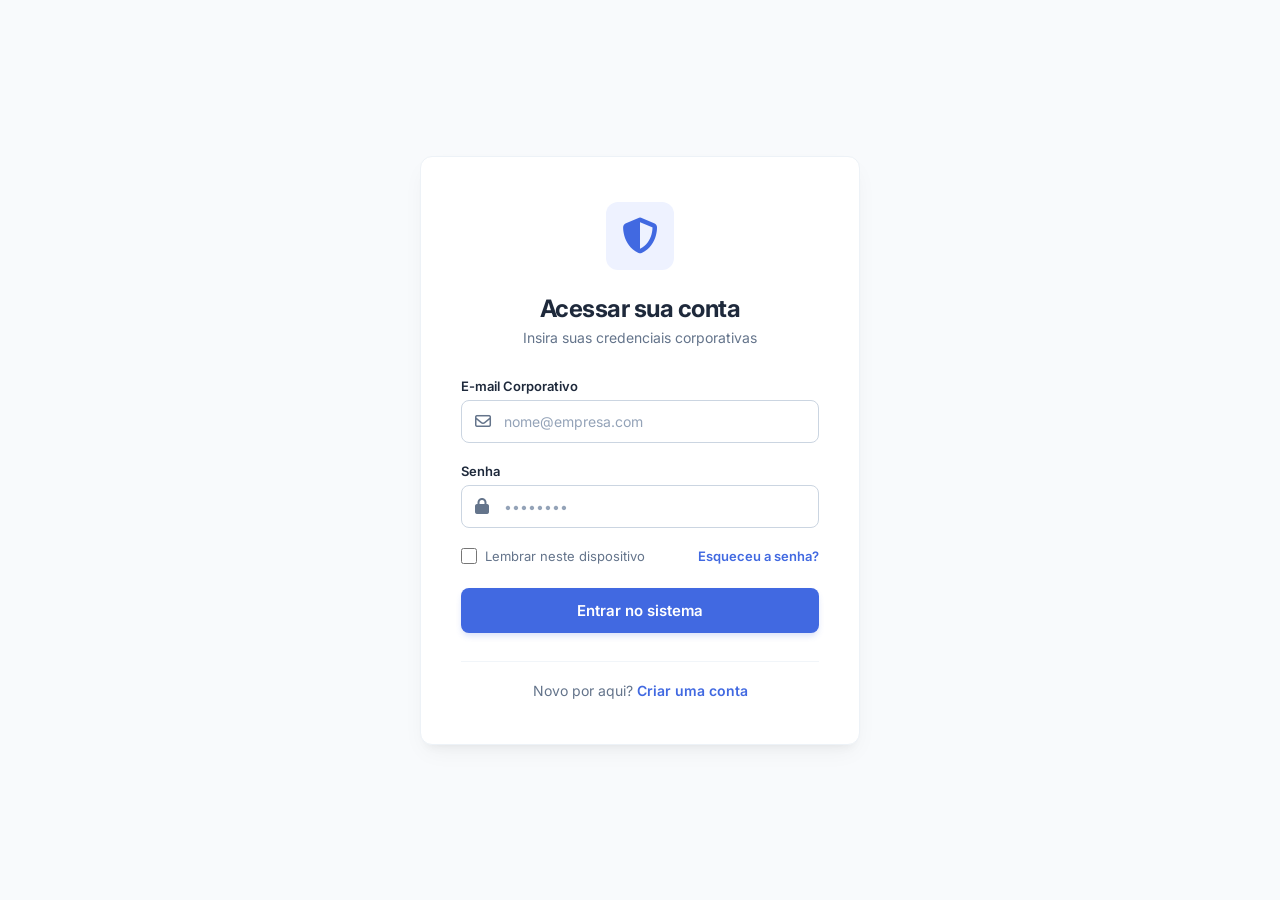
<file: cadastro.html>
<!DOCTYPE html>
<html lang="pt-BR">
<head>
    <meta charset="UTF-8">
    <meta name="viewport" content="width=device-width, initial-scale=1.0">
    <title>Acesso ao Sistema</title>
    <link rel="preconnect" href="https://fonts.googleapis.com">
    <link rel="preconnect" href="https://fonts.gstatic.com" crossorigin>
    <link href="https://fonts.googleapis.com/css2?family=Inter:wght@300;400;500;600;700&display=swap" rel="stylesheet">
    <link rel="stylesheet" href="https://cdnjs.cloudflare.com/ajax/libs/font-awesome/6.4.0/css/all.min.css">
    <link rel="icon" type="image/png" href="img/icone_acessibilidade_16x16.png">
    
    <style>
        :root {
            --primary-color: #4169E1;       /* Azul Royal */
            --primary-hover: #2e4fa3;       /* Azul Royal Escuro */
            --primary-light: #eef2ff;       /* Azul Royal Ultra Claro */
            --text-main: #1e293b;           /* Cinza Escuro quase preto */
            --text-muted: #64748b;          /* Cinza Médio */
            --bg-body: #f8fafc;             /* Fundo do site levemente cinza */
            --border-color: #cbd5e1;        /* Borda padrão */
        }

        * {
            margin: 0;
            padding: 0;
            box-sizing: border-box;
            font-family: 'Inter', sans-serif;
        }

        body {
            background-color: var(--bg-body);
            display: flex;
            justify-content: center;
            align-items: center;
            min-height: 100vh;
            padding: 20px;
        }

        .auth-container {
            background-color: #ffffff;
            padding: 45px 40px;
            border-radius: 12px;
            box-shadow: 0 10px 25px -5px rgba(0, 0, 0, 0.05), 0 8px 10px -6px rgba(0, 0, 0, 0.05);
            width: 100%;
            max-width: 440px;
            border: 1px solid #edf2f7;
        }

        /* Logotipo ou Ícone da Empresa */
        .brand-logo {
            text-align: center;
            margin-bottom: 24px;
        }

        .brand-logo i {
            font-size: 36px;
            color: var(--primary-color);
            background-color: var(--primary-light);
            padding: 16px;
            border-radius: 12px;
        }

        .auth-header {
            text-align: center;
            margin-bottom: 32px;
        }

        .auth-header h2 {
            color: var(--text-main);
            font-size: 24px;
            font-weight: 700;
            letter-spacing: -0.5px;
        }

        .auth-header p {
            color: var(--text-muted);
            font-size: 14px;
            margin-top: 6px;
        }

        .form-group {
            margin-bottom: 20px;
        }

        .form-group label {
            display: block;
            margin-bottom: 6px;
            color: var(--text-main);
            font-size: 13px;
            font-weight: 600;
        }

        /* Container do Input com Ícone */
        .input-wrapper {
            position: relative;
            display: flex;
            align-items: center;
        }

        .input-wrapper i {
            position: absolute;
            left: 14px;
            color: var(--text-muted);
            font-size: 16px;
            transition: color 0.2s ease;
        }

        .input-wrapper input {
            width: 100%;
            padding: 12px 14px 12px 42px;
            border: 1px solid var(--border-color);
            border-radius: 8px;
            font-size: 14px;
            color: var(--text-main);
            background-color: #fff;
            transition: all 0.2s ease;
        }

        .input-wrapper input::placeholder {
            color: #94a3b8;
        }

        /* Efeito de foco profissional */
        .input-wrapper input:focus {
            border-color: var(--primary-color);
            box-shadow: 0 0 0 4px rgba(65, 105, 225, 0.15);
            outline: none;
        }

        .input-wrapper input:focus + i {
            color: var(--primary-color);
        }

        /* Opções extras (Lembrar/Esqueceu) */
        .auth-actions {
            display: flex;
            justify-content: space-between;
            align-items: center;
            margin-bottom: 24px;
            font-size: 13px;
        }

        .checkbox-label {
            color: var(--text-muted);
            display: flex;
            align-items: center;
            gap: 8px;
            cursor: pointer;
            user-select: none;
        }

        .checkbox-label input {
            accent-color: var(--primary-color);
            width: 16px;
            height: 16px;
            cursor: pointer;
        }

        .auth-actions a, .toggle-link {
            color: var(--primary-color);
            text-decoration: none;
            font-weight: 600;
            transition: color 0.2s ease;
        }

        .auth-actions a:hover, .toggle-link:hover {
            color: var(--primary-hover);
            text-decoration: underline;
        }

        /* Botão Principal Em bloco */
        .btn-submit {
            width: 100%;
            padding: 13px;
            background-color: var(--primary-color);
            color: white;
            border: none;
            border-radius: 8px;
            font-size: 15px;
            font-weight: 600;
            cursor: pointer;
            transition: all 0.2s ease;
            box-shadow: 0 4px 6px -1px rgba(65, 105, 225, 0.2);
        }

        .btn-submit:hover {
            background-color: var(--primary-hover);
            box-shadow: 0 10px 15px -3px rgba(65, 105, 225, 0.3);
        }

        .btn-submit:active {
            transform: scale(0.99);
        }

        /* Rodapé de alternância */
        .auth-footer {
            text-align: center;
            margin-top: 28px;
            font-size: 14px;
            color: var(--text-muted);
            border-top: 1px solid #f1f5f9;
            padding-top: 20px;
        }

        /* Classe utilitária para esconder telas via JS se necessário */
        .hidden {
            display: none;
        }
    </style>
</head>
<body>

    <div class="auth-container" id="login-card">
        <div class="brand-logo">
            <i class="fa-solid fa-shield-halved"></i>
        </div>
        
        <div class="auth-header">
            <h2>Acessar sua conta</h2>
            <p>Insira suas credenciais corporativas</p>
        </div>

        <form onsubmit="autenticarEEntrar(event)">
            <div class="form-group">
                <label for="login-email">E-mail Corporativo</label>
                <div class="input-wrapper">
                    <i class="fa-regular fa-envelope"></i>
                    <input type="email" id="login-email" placeholder="nome@empresa.com" required>
                </div>
            </div>

            <div class="form-group">
                <label for="login-password">Senha</label>
                <div class="input-wrapper">
                    <i class="fa-solid fa-lock"></i>
                    <input type="password" id="login-password" placeholder="••••••••" required>
                </div>
            </div>

            <div class="auth-actions">
                <label class="checkbox-label">
                    <input type="checkbox"> Lembrar neste dispositivo
                </label>
                <a href="#">Esqueceu a senha?</a>
            </div>

            <button type="submit" class="btn-submit">Entrar no sistema</button>

            <div class="auth-footer">
                <p>Novo por aqui? <a href="#" class="toggle-link" onclick="toggleCard()">Criar uma conta</a></p>
            </div>
        </form>
    </div>

    <div class="auth-container hidden" id="register-card">
        <div class="brand-logo">
            <i class="fa-solid fa-user-plus"></i>
        </div>
        
        <div class="auth-header">
            <h2>Comece agora</h2>
            <p>Crie sua conta de acesso em poucos passos</p>
        </div>

        <form onsubmit="autenticarEEntrar(event)">
            <div class="form-group">
                <label for="reg-name">Nome Completo</label>
                <div class="input-wrapper">
                    <i class="fa-regular fa-user"></i>
                    <input type="text" id="reg-name" placeholder="Ex: João Silva" required>
                </div>
            </div>

            <div class="form-group">
                <label for="reg-email">E-mail</label>
                <div class="input-wrapper">
                    <i class="fa-regular fa-envelope"></i>
                    <input type="email" id="reg-email" placeholder="seu@email.com" required>
                </div>
            </div>

            <div class="form-group">
                <label for="reg-password">Senha de Acesso</label>
                <div class="input-wrapper">
                    <i class="fa-solid fa-lock"></i>
                    <input type="password" id="reg-password" placeholder="Mínimo 8 caracteres" required>
                </div>
            </div>

            <div class="auth-actions">
                <label class="checkbox-label" style="align-items: flex-start;">
                    <input type="checkbox" required>
                    <span>Aceito os <a href="#">Termos de Serviço</a> e <a href="#">Políticas de Privacidade</a>.</span>
                </label>
            </div>

            <button type="submit" class="btn-submit">Finalizar Cadastro</button>

            <div class="auth-footer">
                <p>Já possui cadastro? <a href="#" class="toggle-link" onclick="toggleCard()">Fazer Login</a></p>
            </div>
        </form>
    </div>

    <script>
        // Altera entre os cards de Login e Cadastro
        function toggleCard() {
            document.getElementById('login-card').classList.toggle('hidden');
            document.getElementById('register-card').classList.toggle('hidden');
        }

        // Função responsável por conectar com o seu site index.html
        function autenticarEEntrar(event) {
            event.preventDefault(); // Evita que a página pisque sem executar a ação
            
            // Redireciona o usuário para o arquivo index.html
            // Certifique-se de que este arquivo de login está na mesma pasta do seu index.html
            window.location.href = "index.html";
        }
    </script>
</body>
</html>
</file>
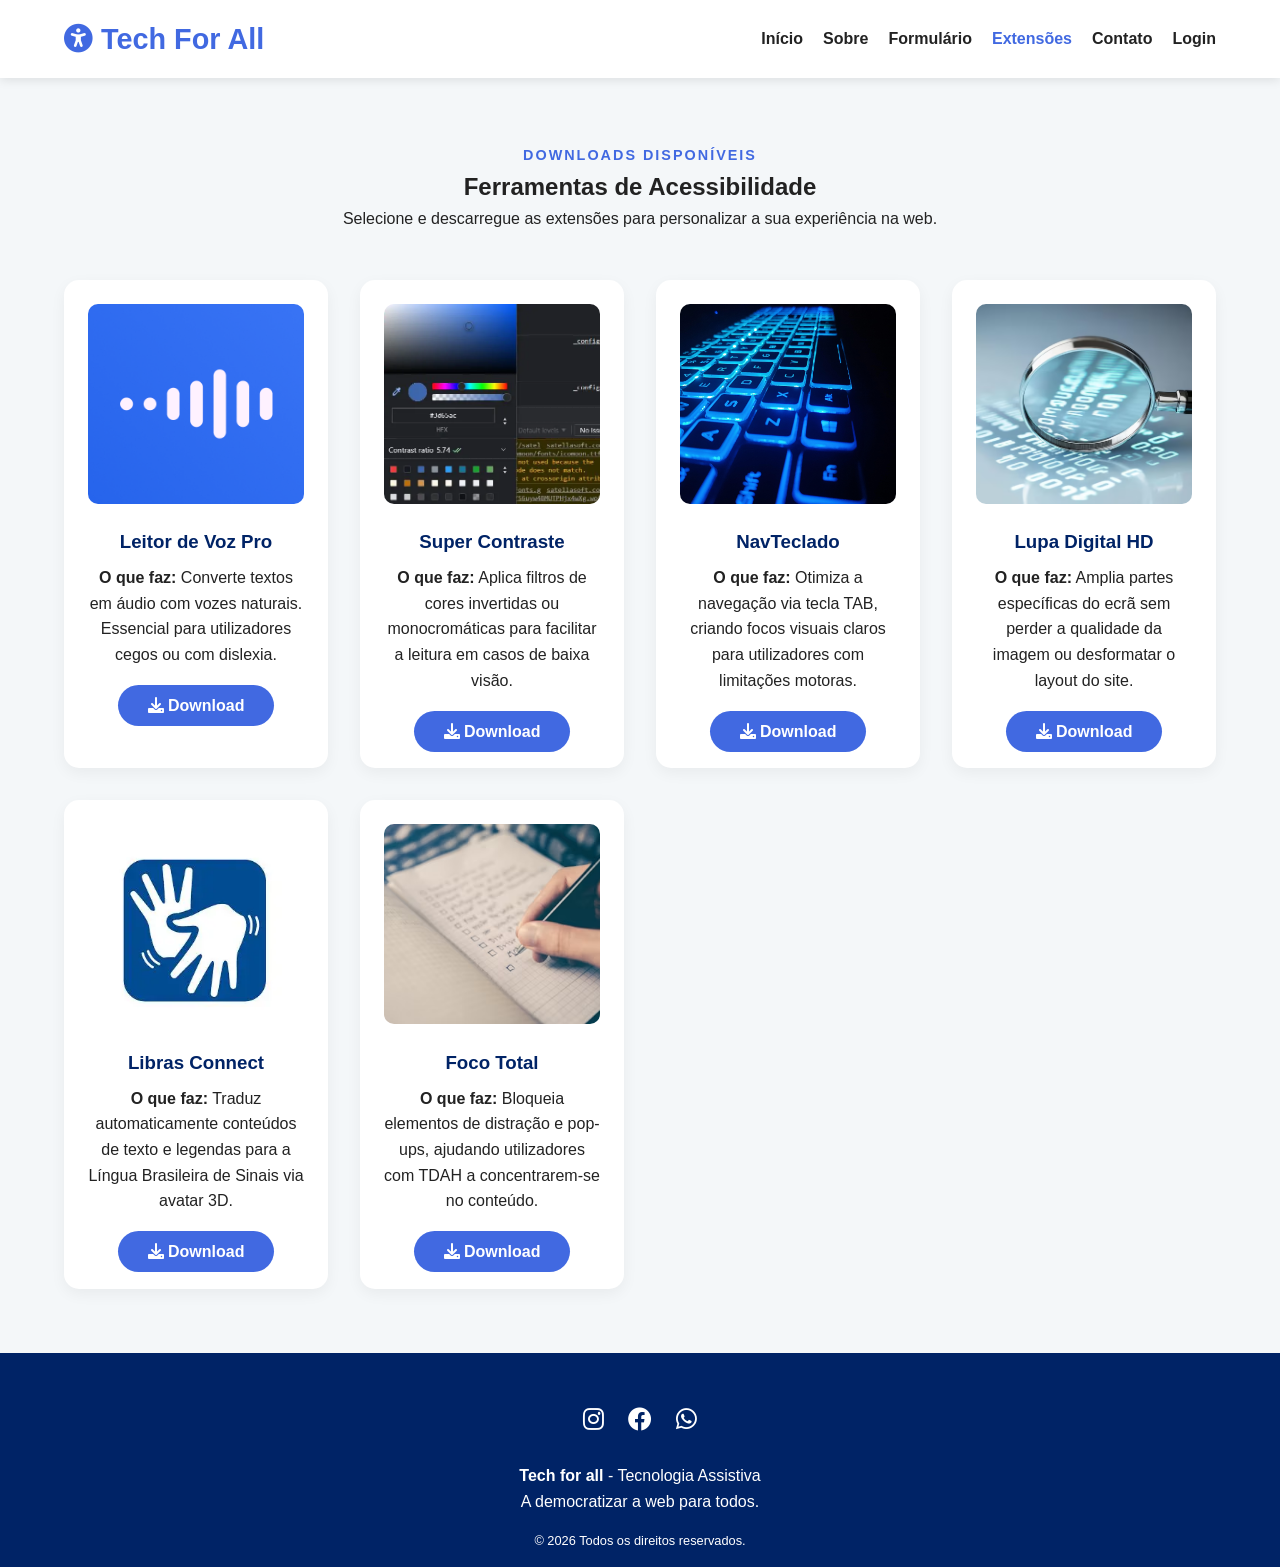
<file: extensoes.html>
<!DOCTYPE html>
<html lang="pt-br">
<head>
    <meta charset="UTF-8">
    <meta name="viewport" content="width=device-width, initial-scale=1.0">
    <title>Extensões de Acessibilidade | Acesso Livre</title>
    <link rel="stylesheet" href="sabores.css">
    <link rel="stylesheet" href="https://cdnjs.cloudflare.com/ajax/libs/font-awesome/6.0.0/css/all.min.css">
    <link rel="icon" type="image/png" href="img/icone_acessibilidade_16x16.png">
</head>
<body>
 
    <header>
        <div class="logo">
            <h1><i class="fas fa-universal-access"></i> Tech For All </h1>
        </div>
        <nav>
            <ul>
                <li><a href="index.html">Início</a></li>
                <li><a href="index.html#sobre">Sobre</a></li>
                <li><a href="pesquisa.html">Formulário</a></li>
                <li><a href="extensoes.html" style="color: var(--azul-royal);">Extensões</a></li>
                <li><a href="#contato">Contato</a></li>
                <li><a href="cadastro.html">Login</a></li>
            </ul>
        </nav>
    </header>
 
    <section class="secao" id="extensoes">
        <div class="titulo-secao">
            <span class="subtitulo">Downloads Disponíveis</span>
            <h2>Ferramentas de Acessibilidade</h2>
            <p>Selecione e descarregue as extensões para personalizar a sua experiência na web.</p>
        </div>
 
        <div class="grid-produtos">
            <div class="card">
                <img src="img/leitor.png" alt="Ondas sonoras ilustrativas">
                <h3>Leitor de Voz Pro</h3>
                <p><strong>O que faz:</strong> Converte textos em áudio com vozes naturais. Essencial para utilizadores cegos ou com dislexia.</p>
                <br>
                <a href="#" class="btn"><i class="fas fa-download"></i> Download</a>
            </div>
 
            <div class="card">
                <img src="img/contraste.webp" alt="Interface em alto contraste">
                <h3>Super Contraste</h3>
                <p><strong>O que faz:</strong> Aplica filtros de cores invertidas ou monocromáticas para facilitar a leitura em casos de baixa visão.</p>
                <br>
                <a href="#" class="btn"><i class="fas fa-download"></i> Download</a>
            </div>
 
            <div class="card">
                <img src="img/azul.jpg" alt="Teclado de computador">
                <h3>NavTeclado</h3>
                <p><strong>O que faz:</strong> Otimiza a navegação via tecla TAB, criando focos visuais claros para utilizadores com limitações motoras.</p>
                <br>
                <a href="#" class="btn"><i class="fas fa-download"></i> Download</a>
            </div>
 
            <div class="card">
                <img src="img/lupa.avif" alt="Lente de aumento">
                <h3>Lupa Digital HD</h3>
                <p><strong>O que faz:</strong> Amplia partes específicas do ecrã sem perder a qualidade da imagem ou desformatar o layout do site.</p>
                <br>
                <a href="#" class="btn"><i class="fas fa-download"></i> Download</a>
            </div>
 
            <div class="card">
                <img src="img/libra.webp" alt="Mãos em linguagem de sinais">
                <h3>Libras Connect</h3>
                <p><strong>O que faz:</strong> Traduz automaticamente conteúdos de texto e legendas para a Língua Brasileira de Sinais via avatar 3D.</p>
                <br>
                <a href="#" class="btn"><i class="fas fa-download"></i> Download</a>
            </div>
 
            <div class="card">
                <img src="img/escrita.avif" alt="Ambiente de trabalho limpo">
                <h3>Foco Total</h3>
                <p><strong>O que faz:</strong> Bloqueia elementos de distração e pop-ups, ajudando utilizadores com TDAH a concentrarem-se no conteúdo.</p>
                <br>
                <a href="#" class="btn"><i class="fas fa-download"></i> Download</a>
            </div>
        </div>
    </section>
 
    <footer id="contato">
        <div class="social-icons">
            <a href="#" aria-label="Instagram"><i class="fab fa-instagram"></i></a>
            <a href="#" aria-label="Facebook"><i class="fab fa-facebook"></i></a>
            <a href="#" aria-label="WhatsApp"><i class="fab fa-whatsapp"></i></a>
        </div>
        <p><strong>Tech for all</strong> - Tecnologia Assistiva</p>
        <p>A democratizar a web para todos.</p>
        <p style="margin-top: 1rem; font-size: 0.8rem;">&copy; 2026 Todos os direitos reservados.</p>
    </footer>
 
</body>
</html>
</file>
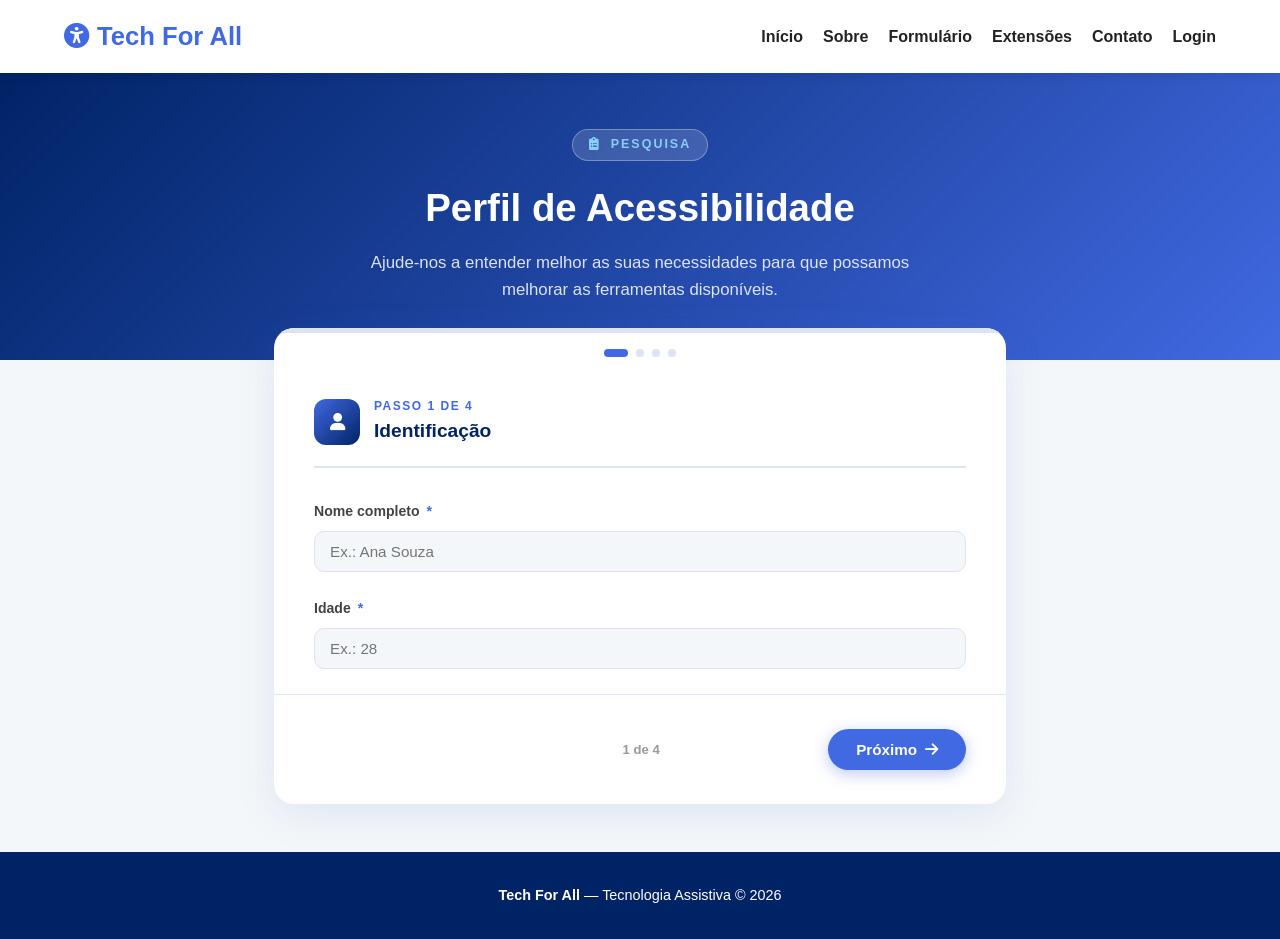
<file: pesquisa.html>
<!DOCTYPE html>
<html lang="pt-BR">
<head>
    <meta charset="UTF-8">
    <meta name="viewport" content="width=device-width, initial-scale=1.0">
    <title>Pesquisa de Acessibilidade | Tech For All</title>
    <link rel="stylesheet" href="https://cdnjs.cloudflare.com/ajax/libs/font-awesome/6.0.0/css/all.min.css">
    <link rel="icon" type="image/png" href="img/icone_acessibilidade_16x16.png">
    <style>
        * {
            margin: 0;
            padding: 0;
            box-sizing: border-box;
            font-family: 'Segoe UI', Tahoma, Geneva, Verdana, sans-serif;
        }
 
        :root {
            --azul-royal: #4169e1;
            --azul-escuro: #002366;
            --azul-claro: #87cefa;
            --azul-medio: #3152b4;
            --fundo-cinza: #f4f7f9;
            --texto-escuro: #222;
            --branco: #ffffff;
            --borda: #dde3f0;
            --sucesso: #28a745;
        }
 
        body {
            background-color: var(--fundo-cinza);
            color: var(--texto-escuro);
            line-height: 1.6;
            min-height: 100vh;
        }
 
        /* ── Header ── */
        header {
            background-color: var(--branco);
            padding: 1rem 5%;
            display: flex;
            justify-content: space-between;
            align-items: center;
            box-shadow: 0 2px 10px rgba(0,0,0,0.1);
            position: sticky;
            top: 0;
            z-index: 1000;
        }
 
        .logo h1 {
            color: var(--azul-royal);
            font-size: 1.6rem;
        }
 
        nav ul {
            display: flex;
            list-style: none;
            gap: 20px;
        }
 
        nav ul li a {
            text-decoration: none;
            color: var(--texto-escuro);
            font-weight: 600;
            transition: color 0.3s;
        }
 
        nav ul li a:hover { color: var(--azul-royal); }
 
        /* ── Hero Banner ── */
        .page-hero {
            background: linear-gradient(135deg, var(--azul-escuro) 0%, var(--azul-royal) 100%);
            padding: 3.5rem 5%;
            text-align: center;
            color: white;
        }
 
        .page-hero .badge {
            display: inline-block;
            background: rgba(255,255,255,0.15);
            border: 1px solid rgba(255,255,255,0.3);
            color: var(--azul-claro);
            font-size: 0.78rem;
            font-weight: 700;
            letter-spacing: 2px;
            text-transform: uppercase;
            padding: 5px 16px;
            border-radius: 20px;
            margin-bottom: 1rem;
        }
 
        .page-hero h2 {
            font-size: 2.4rem;
            font-weight: 700;
            margin-bottom: 0.75rem;
        }
 
        .page-hero p {
            font-size: 1.05rem;
            opacity: 0.85;
            max-width: 560px;
            margin: 0 auto;
        }
 
        /* ── Form Wrapper ── */
        .form-wrapper {
            max-width: 780px;
            margin: -2rem auto 3rem;
            padding: 0 1.5rem;
        }
 
        .form-card {
            background: var(--branco);
            border-radius: 20px;
            box-shadow: 0 10px 40px rgba(65, 105, 225, 0.12);
            overflow: hidden;
        }
 
        /* ── Progress Bar ── */
        .progress-bar-wrap {
            background: var(--borda);
            height: 5px;
        }
 
        .progress-bar {
            height: 100%;
            width: 0%;
            background: linear-gradient(90deg, var(--azul-royal), var(--azul-claro));
            transition: width 0.5s ease;
        }
 
        /* ── Section Steps ── */
        .form-step {
            padding: 2.5rem 2.5rem 0;
            display: none;
        }
 
        .form-step.active { display: block; }
 
        .step-header {
            display: flex;
            align-items: center;
            gap: 14px;
            margin-bottom: 2rem;
            padding-bottom: 1.2rem;
            border-bottom: 2px solid var(--borda);
        }
 
        .step-icon {
            width: 46px;
            height: 46px;
            background: linear-gradient(135deg, var(--azul-royal), var(--azul-escuro));
            border-radius: 12px;
            display: flex;
            align-items: center;
            justify-content: center;
            color: white;
            font-size: 1.1rem;
            flex-shrink: 0;
        }
 
        .step-header-text span {
            display: block;
            font-size: 0.75rem;
            color: var(--azul-royal);
            font-weight: 700;
            letter-spacing: 1.5px;
            text-transform: uppercase;
        }
 
        .step-header-text h3 {
            font-size: 1.2rem;
            color: var(--azul-escuro);
            font-weight: 700;
        }
 
        /* ── Fields ── */
        .field-group {
            margin-bottom: 1.6rem;
        }
 
        label.field-label {
            display: block;
            font-size: 0.88rem;
            font-weight: 600;
            color: #444;
            margin-bottom: 8px;
        }
 
        label.field-label .required {
            color: var(--azul-royal);
            margin-left: 3px;
        }
 
        input[type="text"],
        input[type="number"],
        select,
        textarea {
            width: 100%;
            padding: 11px 15px;
            border: 1.5px solid var(--borda);
            border-radius: 10px;
            font-size: 0.95rem;
            color: var(--texto-escuro);
            background: var(--fundo-cinza);
            transition: border-color 0.3s, box-shadow 0.3s;
            outline: none;
        }
 
        input[type="text"]:focus,
        input[type="number"]:focus,
        select:focus,
        textarea:focus {
            border-color: var(--azul-royal);
            box-shadow: 0 0 0 3px rgba(65, 105, 225, 0.12);
            background: white;
        }
 
        textarea {
            resize: vertical;
            min-height: 110px;
        }
 
        /* ── Checkbox & Radio Grid ── */
        .options-grid {
            display: grid;
            grid-template-columns: 1fr 1fr;
            gap: 10px;
        }
 
        .option-card {
            position: relative;
        }
 
        .option-card input[type="checkbox"],
        .option-card input[type="radio"] {
            position: absolute;
            opacity: 0;
            width: 0;
            height: 0;
        }
 
        .option-card label {
            display: flex;
            align-items: center;
            gap: 10px;
            padding: 11px 14px;
            border: 1.5px solid var(--borda);
            border-radius: 10px;
            cursor: pointer;
            font-size: 0.88rem;
            font-weight: 500;
            color: #444;
            background: var(--fundo-cinza);
            transition: all 0.25s;
            user-select: none;
        }
 
        .option-card label i {
            color: var(--azul-royal);
            font-size: 1rem;
            width: 18px;
            text-align: center;
        }
 
        .option-card input:checked + label {
            border-color: var(--azul-royal);
            background: rgba(65, 105, 225, 0.07);
            color: var(--azul-escuro);
            font-weight: 600;
        }
 
        .option-card input:checked + label::after {
            content: '\f058';
            font-family: 'Font Awesome 6 Free';
            font-weight: 900;
            color: var(--azul-royal);
            margin-left: auto;
            font-size: 1rem;
        }
 
        .option-card label:hover {
            border-color: var(--azul-royal);
            background: rgba(65, 105, 225, 0.04);
        }
 
        /* ── Radio Sim/Não ── */
        .radio-row {
            display: flex;
            gap: 12px;
        }
 
        .radio-row .option-card {
            flex: 1;
        }
 
        .radio-row .option-card label {
            justify-content: center;
            font-size: 0.95rem;
        }
 
        /* ── Navigation Buttons ── */
        .form-nav {
            display: flex;
            justify-content: space-between;
            align-items: center;
            padding: 2rem 2.5rem;
            border-top: 1.5px solid var(--borda);
            margin-top: 1rem;
        }
 
        .btn-nav {
            padding: 12px 28px;
            border-radius: 25px;
            font-size: 0.95rem;
            font-weight: 700;
            cursor: pointer;
            transition: all 0.3s;
            border: none;
            display: flex;
            align-items: center;
            gap: 8px;
        }
 
        .btn-prev {
            background: transparent;
            color: var(--azul-royal);
            border: 2px solid var(--azul-royal);
        }
 
        .btn-prev:hover {
            background: var(--azul-royal);
            color: white;
        }
 
        .btn-next, .btn-submit {
            background: var(--azul-royal);
            color: white;
            box-shadow: 0 4px 15px rgba(65, 105, 225, 0.35);
        }
 
        .btn-next:hover, .btn-submit:hover {
            background: var(--azul-escuro);
            transform: translateY(-1px);
        }
 
        .step-counter {
            font-size: 0.82rem;
            font-weight: 600;
            color: #999;
        }
 
        /* ── Step Indicators ── */
        .step-dots {
            display: flex;
            justify-content: center;
            gap: 8px;
            padding: 1rem 0 0;
        }
 
        .dot {
            width: 8px;
            height: 8px;
            border-radius: 50%;
            background: var(--borda);
            transition: all 0.3s;
        }
 
        .dot.active {
            background: var(--azul-royal);
            width: 24px;
            border-radius: 4px;
        }
 
        .dot.done { background: var(--azul-claro); }
 
        /* ── Success Screen ── */
        .success-screen {
            display: none;
            text-align: center;
            padding: 4rem 2.5rem;
        }
 
        .success-screen.active { display: block; }
 
        .success-icon {
            width: 80px;
            height: 80px;
            background: linear-gradient(135deg, var(--azul-royal), var(--azul-escuro));
            border-radius: 50%;
            display: flex;
            align-items: center;
            justify-content: center;
            margin: 0 auto 1.5rem;
            font-size: 2rem;
            color: white;
            animation: pop 0.5s ease;
        }
 
        @keyframes pop {
            0% { transform: scale(0); opacity: 0; }
            70% { transform: scale(1.1); }
            100% { transform: scale(1); opacity: 1; }
        }
 
        .success-screen h3 {
            font-size: 1.8rem;
            color: var(--azul-escuro);
            margin-bottom: 0.75rem;
        }
 
        .success-screen p {
            color: #666;
            max-width: 420px;
            margin: 0 auto 2rem;
        }
 
        .btn-home {
            display: inline-flex;
            align-items: center;
            gap: 8px;
            padding: 12px 28px;
            background: var(--azul-royal);
            color: white;
            border-radius: 25px;
            text-decoration: none;
            font-weight: 700;
            transition: all 0.3s;
        }
 
        .btn-home:hover {
            background: var(--azul-escuro);
            transform: translateY(-1px);
        }
 
        /* ── Footer ── */
        footer {
            background-color: var(--azul-escuro);
            color: white;
            padding: 2rem 5%;
            text-align: center;
            font-size: 0.9rem;
        }
 
        /* ── Responsive ── */
        @media (max-width: 600px) {
            .options-grid { grid-template-columns: 1fr; }
            .form-step, .form-nav { padding-left: 1.4rem; padding-right: 1.4rem; }
            .page-hero h2 { font-size: 1.8rem; }
            nav ul { display: none; }
        }
    </style>
</head>
<body>
 
<header>
    <div class="logo">
        <h1><i class="fas fa-universal-access"></i> Tech For All</h1>
    </div>
    <nav>
        <ul>
            <li><a href="index.html">Início</a></li>
            <li><a href="index.html#sobre">Sobre</a></li>
            <li><a href="pesquisa.html">Formulário</a></li> 
            <li><a href="extensoes.html">Extensões</a></li>
            <li><a href="#contato">Contato</a></li>
            <li><a href="cadastro.html">Login</a></li>
        </ul>
    </nav>
</header>
 
<div class="page-hero">
    <span class="badge"><i class="fas fa-clipboard-list"></i> &nbsp;Pesquisa</span>
    <h2>Perfil de Acessibilidade</h2>
    <p>Ajude-nos a entender melhor as suas necessidades para que possamos melhorar as ferramentas disponíveis.</p>
</div>
 
<div class="form-wrapper">
    <div class="form-card">
 
        <div class="progress-bar-wrap">
            <div class="progress-bar" id="progressBar"></div>
        </div>
 
        <div class="step-dots" id="stepDots">
            <div class="dot active" data-step="0"></div>
            <div class="dot" data-step="1"></div>
            <div class="dot" data-step="2"></div>
            <div class="dot" data-step="3"></div>
        </div>
 
        <!-- ── PASSO 1: Identificação ── -->
        <div class="form-step active" id="step-0">
            <div class="step-header">
                <div class="step-icon"><i class="fas fa-user"></i></div>
                <div class="step-header-text">
                    <span>Passo 1 de 4</span>
                    <h3>Identificação</h3>
                </div>
            </div>
 
            <div class="field-group">
                <label class="field-label" for="nome">Nome completo <span class="required">*</span></label>
                <input type="text" id="nome" placeholder="Ex.: Ana Souza" required>
            </div>
 
            <div class="field-group">
                <label class="field-label" for="idade">Idade <span class="required">*</span></label>
                <input type="number" id="idade" placeholder="Ex.: 28" min="1" max="120" required>
            </div>
        </div>
 
        <!-- ── PASSO 2: Deficiência ── -->
        <div class="form-step" id="step-1">
            <div class="step-header">
                <div class="step-icon"><i class="fas fa-hand-holding-heart"></i></div>
                <div class="step-header-text">
                    <span>Passo 2 de 4</span>
                    <h3>Tipo de Deficiência</h3>
                </div>
            </div>
 
            <div class="field-group">
                <label class="field-label">Selecione todas que se aplicam <span class="required">*</span></label>
                <div class="options-grid">
                    <div class="option-card">
                        <input type="checkbox" id="def-visual" name="deficiencia" value="visual">
                        <label for="def-visual"><i class="fas fa-eye-slash"></i> Visual</label>
                    </div>
                    <div class="option-card">
                        <input type="checkbox" id="def-auditiva" name="deficiencia" value="auditiva">
                        <label for="def-auditiva"><i class="fas fa-deaf"></i> Auditiva</label>
                    </div>
                    <div class="option-card">
                        <input type="checkbox" id="def-motora" name="deficiencia" value="motora">
                        <label for="def-motora"><i class="fas fa-wheelchair"></i> Motora</label>
                    </div>
                    <div class="option-card">
                        <input type="checkbox" id="def-cognitiva" name="deficiencia" value="cognitiva">
                        <label for="def-cognitiva"><i class="fas fa-brain"></i> Cognitiva</label>
                    </div>
                    <div class="option-card">
                        <input type="checkbox" id="def-fala" name="deficiencia" value="fala">
                        <label for="def-fala"><i class="fas fa-comment-slash"></i> Fala / Linguagem</label>
                    </div>
                    <div class="option-card">
                        <input type="checkbox" id="def-tdah" name="deficiencia" value="tdah">
                        <label for="def-tdah"><i class="fas fa-bolt"></i> TDAH</label>
                    </div>
                    <div class="option-card">
                        <input type="checkbox" id="def-dislexia" name="deficiencia" value="dislexia">
                        <label for="def-dislexia"><i class="fas fa-spell-check"></i> Dislexia</label>
                    </div>
                    <div class="option-card">
                        <input type="checkbox" id="def-outra" name="deficiencia" value="outra">
                        <label for="def-outra"><i class="fas fa-plus-circle"></i> Outra</label>
                    </div>
                </div>
            </div>
        </div>
 
        <!-- ── PASSO 3: Uso da Web ── -->
        <div class="form-step" id="step-2">
            <div class="step-header">
                <div class="step-icon"><i class="fas fa-globe"></i></div>
                <div class="step-header-text">
                    <span>Passo 3 de 4</span>
                    <h3>Uso da Web</h3>
                </div>
            </div>
 
            <div class="field-group">
                <label class="field-label" for="dificuldade">Qual é a sua maior dificuldade ao navegar na web? <span class="required">*</span></label>
                <textarea id="dificuldade" placeholder="Ex.: Textos pequenos, falta de legendas, navegação pelo teclado..."></textarea>
            </div>
 
            <div class="field-group">
                <label class="field-label">Para que fins você utiliza a web? <span class="required">*</span></label>
                <div class="options-grid">
                    <div class="option-card">
                        <input type="checkbox" id="uso-trabalho" name="uso" value="trabalho">
                        <label for="uso-trabalho"><i class="fas fa-briefcase"></i> Trabalho</label>
                    </div>
                    <div class="option-card">
                        <input type="checkbox" id="uso-estudo" name="uso" value="estudo">
                        <label for="uso-estudo"><i class="fas fa-graduation-cap"></i> Estudo</label>
                    </div>
                    <div class="option-card">
                        <input type="checkbox" id="uso-entretenimento" name="uso" value="entretenimento">
                        <label for="uso-entretenimento"><i class="fas fa-film"></i> Entretenimento</label>
                    </div>
                    <div class="option-card">
                        <input type="checkbox" id="uso-saude" name="uso" value="saude">
                        <label for="uso-saude"><i class="fas fa-heartbeat"></i> Saúde</label>
                    </div>
                    <div class="option-card">
                        <input type="checkbox" id="uso-social" name="uso" value="social">
                        <label for="uso-social"><i class="fas fa-users"></i> Redes Sociais</label>
                    </div>
                    <div class="option-card">
                        <input type="checkbox" id="uso-compras" name="uso" value="compras">
                        <label for="uso-compras"><i class="fas fa-shopping-cart"></i> Compras</label>
                    </div>
                    <div class="option-card">
                        <input type="checkbox" id="uso-noticias" name="uso" value="noticias">
                        <label for="uso-noticias"><i class="fas fa-newspaper"></i> Notícias</label>
                    </div>
                    <div class="option-card">
                        <input type="checkbox" id="uso-servicos" name="uso" value="servicos">
                        <label for="uso-servicos"><i class="fas fa-building"></i> Serviços Públicos</label>
                    </div>
                </div>
            </div>
        </div>
 
        <!-- ── PASSO 4: Periféricos ── -->
        <div class="form-step" id="step-3">
            <div class="step-header">
                <div class="step-icon"><i class="fas fa-keyboard"></i></div>
                <div class="step-header-text">
                    <span>Passo 4 de 4</span>
                    <h3>Periféricos & Tecnologia Assistiva</h3>
                </div>
            </div>
 
            <div class="field-group">
                <label class="field-label">Você utiliza periféricos ou dispositivos de assistência?<span class="required">*</span></label>
                <div class="radio-row">
                    <div class="option-card">
                        <input type="radio" id="per-sim" name="periferico" value="sim">
                        <label for="per-sim"><i class="fas fa-check-circle"></i> Sim</label>
                    </div>
                    <div class="option-card">
                        <input type="radio" id="per-nao" name="periferico" value="nao">
                        <label for="per-nao"><i class="fas fa-times-circle"></i> Não</label>
                    </div>
                </div>
            </div>
 
            <div class="field-group" id="periferico-lista" style="display:none;">
                <label class="field-label">Quais você utiliza?</label>
                <div class="options-grid">
                    <div class="option-card">
                        <input type="checkbox" id="p-fone" name="dispositivos" value="fone">
                        <label for="p-fone"><i class="fas fa-headphones"></i> Fone / Headset</label>
                    </div>
                    <div class="option-card">
                        <input type="checkbox" id="p-microfone" name="dispositivos" value="microfone">
                        <label for="p-microfone"><i class="fas fa-microphone"></i> Microfone</label>
                    </div>
                    <div class="option-card">
                        <input type="checkbox" id="p-teclado" name="dispositivos" value="teclado">
                        <label for="p-teclado"><i class="fas fa-keyboard"></i> Teclado Adaptado</label>
                    </div>
                    <div class="option-card">
                        <input type="checkbox" id="p-mouse" name="dispositivos" value="mouse">
                        <label for="p-mouse"><i class="fas fa-mouse"></i> Mouse Adaptado</label>
                    </div>
                    <div class="option-card">
                        <input type="checkbox" id="p-braille" name="dispositivos" value="braille">
                        <label for="p-braille"><i class="fas fa-braille"></i> Display Braille</label>
                    </div>
                    <div class="option-card">
                        <input type="checkbox" id="p-rastreio" name="dispositivos" value="rastreio">
                        <label for="p-rastreio"><i class="fas fa-eye"></i> Rastreio Ocular</label>
                    </div>
                    <div class="option-card">
                        <input type="checkbox" id="p-switch" name="dispositivos" value="switch">
                        <label for="p-switch"><i class="fas fa-toggle-on"></i> Switch / Acionador</label>
                    </div>
                    <div class="option-card">
                        <input type="checkbox" id="p-outro" name="dispositivos" value="outro">
                        <label for="p-outro"><i class="fas fa-plus-circle"></i> Outro</label>
                    </div>
                </div>
            </div>
        </div>
 
        <!-- ── Success ── -->
        <div class="success-screen" id="successScreen">
            <div class="success-icon"><i class="fas fa-check"></i></div>
            <h3>Obrigado pela sua contribuição!</h3>
            <p>As suas respostas vão ajudar-nos a melhorar a plataforma e tornar a web mais acessível para todos.</p>
            <a href="index.html" class="btn-home"><i class="fas fa-home"></i> Voltar ao início</a>
        </div>
 
        <!-- ── Navigation ── -->
        <div class="form-nav" id="formNav">
            <button class="btn-nav btn-prev" id="btnPrev" onclick="changeStep(-1)" style="visibility:hidden;">
                <i class="fas fa-arrow-left"></i> Anterior
            </button>
            <span class="step-counter" id="stepCounter">1 de 4</span>
            <button class="btn-nav btn-next" id="btnNext" onclick="changeStep(1)">
                Próximo <i class="fas fa-arrow-right"></i>
            </button>
        </div>
 
    </div>
</div>
 
<footer id="contato">
    <p><strong>Tech For All</strong> — Tecnologia Assistiva &copy; 2026</p>
</footer>
 
<script>
    let currentStep = 0;
    const totalSteps = 4;
 
    function updateUI() {
        // Steps
        document.querySelectorAll('.form-step').forEach((s, i) => {
            s.classList.toggle('active', i === currentStep);
        });
 
        // Dots
        document.querySelectorAll('.dot').forEach((d, i) => {
            d.classList.remove('active', 'done');
            if (i === currentStep) d.classList.add('active');
            else if (i < currentStep) d.classList.add('done');
        });
 
        // Progress bar
        const pct = ((currentStep) / totalSteps) * 100;
        document.getElementById('progressBar').style.width = pct + '%';
 
        // Buttons
        const btnPrev = document.getElementById('btnPrev');
        const btnNext = document.getElementById('btnNext');
        const counter = document.getElementById('stepCounter');
 
        btnPrev.style.visibility = currentStep === 0 ? 'hidden' : 'visible';
        counter.textContent = (currentStep + 1) + ' de ' + totalSteps;
 
        if (currentStep === totalSteps - 1) {
            btnNext.innerHTML = 'Enviar <i class="fas fa-paper-plane"></i>';
            btnNext.className = 'btn-nav btn-submit';
        } else {
            btnNext.innerHTML = 'Próximo <i class="fas fa-arrow-right"></i>';
            btnNext.className = 'btn-nav btn-next';
        }
    }
 
    function changeStep(dir) {
        if (dir === 1 && currentStep === totalSteps - 1) {
            submitForm();
            return;
        }
        currentStep = Math.max(0, Math.min(totalSteps - 1, currentStep + dir));
        updateUI();
        window.scrollTo({ top: 0, behavior: 'smooth' });
    }
 
    function submitForm() {
        document.getElementById('progressBar').style.width = '100%';
        document.querySelectorAll('.form-step').forEach(s => s.classList.remove('active'));
        document.getElementById('formNav').style.display = 'none';
        document.getElementById('stepDots').style.display = 'none';
        document.getElementById('successScreen').classList.add('active');
    }
 
    // Toggle periférico list
    document.querySelectorAll('input[name="periferico"]').forEach(radio => {
        radio.addEventListener('change', function () {
            const lista = document.getElementById('periferico-lista');
            lista.style.display = this.value === 'sim' ? 'block' : 'none';
        });
    });
 
    updateUI();
</script>
 
</body>
</html>
</file>
<file: sabores.css>
/* Reset e Cores */
* {
    margin: 0;
    padding: 0;
    box-sizing: border-box;
    font-family: 'Segoe UI', Tahoma, Geneva, Verdana, sans-serif;
}

html {
    scroll-behavior: smooth;
}

/* Fade-in sutil ao rolar a página */
.reveal {
    opacity: 0;
    transform: translateY(24px);
    transition: opacity 0.7s ease, transform 0.7s ease;
}

.reveal.visivel {
    opacity: 1;
    transform: translateY(0);
}

:root {
    --azul-royal: #4169e1;        /* Royal Blue */
    --azul-escuro: #002366;       /* Dark Royal/Navy */
    --azul-claro: #87cefa;        /* Light Sky Blue para detalhes */
    --fundo-cinza: #f4f7f9;       /* Fundo suave para contraste */
    --texto-escuro: #222;
    --branco: #ffffff;
}

body {
    background-color: var(--fundo-cinza);
    color: var(--texto-escuro);
    line-height: 1.6;
}

/* Header e Navegação */
header {
    background-color: var(--branco);
    padding: 1rem 5%;
    display: flex;
    justify-content: space-between;
    align-items: center;
    box-shadow: 0 2px 10px rgba(0,0,0,0.1);
    position: sticky;
    top: 0;
    z-index: 1000;
}

.logo h1 {
    color: var(--azul-royal);
    font-size: 1.8rem;
    transition: color 0.3s ease, letter-spacing 0.3s ease;
}

header:hover .logo h1 {
    letter-spacing: 0.5px;
}

nav ul {
    display: flex;
    list-style: none;
}

nav ul li {
    margin-left: 20px;
}

nav ul li a {
    position: relative;
    text-decoration: none;
    color: var(--texto-escuro);
    font-weight: 600;
    transition: color 0.3s ease;
    padding-bottom: 4px;
}

nav ul li a::after {
    content: '';
    position: absolute;
    left: 0;
    bottom: 0;
    width: 0;
    height: 2px;
    background-color: var(--azul-royal);
    transition: width 0.3s ease;
}

nav ul li a:hover {
    color: var(--azul-royal);
}

nav ul li a:hover::after {
    width: 100%;
}

/* Hero Section */
.hero {
    height: 80vh;
    /* Gradiente em tons de azul profundo */
    background: linear-gradient(rgba(0, 35, 102, 0.7), rgba(65, 105, 225, 0.7)), 
                url('https://th.bing.com/th/id/R.01f85c67db3aca122621211e4eb320c7?rik=lKcDiYK3S5cTbA&pid=ImgRaw&r=0');
    background-size: cover;
    background-position: center;
    display: flex;
    flex-direction: column;
    justify-content: center;
    align-items: center;
    text-align: center;
    color: white;
    padding: 0 20px;
    animation: heroFundo 12s ease-in-out infinite alternate;
}

@keyframes heroFundo {
    from { background-size: 100%; }
    to { background-size: 112%; }
}

.hero h2 {
    font-size: 3.5rem;
    margin-bottom: 1rem;
    opacity: 0;
    animation: entrarCima 0.9s ease forwards 0.15s;
}

.hero p {
    font-size: 1.2rem;
    max-width: 600px;
    margin-bottom: 2rem;
    opacity: 0;
    animation: entrarCima 0.9s ease forwards 0.4s;
}

.hero .btn {
    opacity: 0;
    animation: entrarCima 0.9s ease forwards 0.65s;
}

@keyframes entrarCima {
    from { opacity: 0; transform: translateY(18px); }
    to { opacity: 1; transform: translateY(0); }
}

.btn {
    background-color: var(--azul-royal);
    color: white;
    padding: 12px 30px;
    text-decoration: none;
    border-radius: 25px;
    font-weight: bold;
    transition: transform 0.3s ease, background-color 0.3s ease, box-shadow 0.3s ease;
}

.btn:hover {
    transform: scale(1.05);
    background-color: var(--azul-escuro);
    box-shadow: 0 6px 18px rgba(0, 35, 102, 0.35);
}

.btn:active {
    transform: scale(0.97);
}

/* Produtos / Categorias */
.secao {
    padding: 4rem 5%;
}

.titulo-secao {
    text-align: center;
    margin-bottom: 3rem;
}

.grid-produtos {
    display: grid;
    grid-template-columns: repeat(auto-fit, minmax(250px, 1fr));
    gap: 2rem;
}

.card {
    background: white;
    padding: 1.5rem;
    border-radius: 15px;
    text-align: center;
    box-shadow: 0 5px 15px rgba(0,0,0,0.05);
    transition: transform 0.35s ease, box-shadow 0.35s ease, opacity 0.7s ease;
}

.card:hover {
    transform: translateY(-10px);
    box-shadow: 0 8px 25px rgba(65, 105, 225, 0.2);
}

.grid-produtos .card:nth-child(1) { transition-delay: 0s; }
.grid-produtos .card:nth-child(2) { transition-delay: 0.08s; }
.grid-produtos .card:nth-child(3) { transition-delay: 0.16s; }
.grid-produtos .card:nth-child(4) { transition-delay: 0.24s; }
.grid-produtos .card:nth-child(5) { transition-delay: 0.32s; }
.grid-produtos .card:nth-child(6) { transition-delay: 0.4s; }

.card img {
    width: 100%;
    height: 200px;
    object-fit: cover;
    border-radius: 10px;
    margin-bottom: 1rem;
    transition: transform 0.5s ease;
}

.card:hover img {
    transform: scale(1.04);
}

.card h3 {
    margin-bottom: 0.5rem;
    color: var(--azul-escuro);
}

/* Seção Essência / Sobre */
.essencia {
    background-color: var(--branco);
    border-bottom: 1px solid #eee;
}

.container-essencia {
    display: flex;
    align-items: center;
    gap: 4rem;
    max-width: 1200px;
    margin: 0 auto;
}

.texto-essencia {
    flex: 1;
}

.subtitulo {
    color: var(--azul-royal);
    text-transform: uppercase;
    font-weight: bold;
    letter-spacing: 2px;
    font-size: 0.9rem;
}

.texto-essencia h2 {
    font-size: 2.5rem;
    color: var(--azul-escuro);
    margin: 1rem 0 2rem;
    line-height: 1.2;
}

.bloco-conteudo h3 {
    margin-bottom: 1rem;
    color: var(--texto-escuro);
}

.bloco-conteudo p {
    margin-bottom: 2rem;
    text-align: justify;
}

.grid-metas {
    display: grid;
    grid-template-columns: 1fr 1fr;
    gap: 1.5rem;
}

.item-meta h4 {
    color: var(--azul-royal);
    margin-bottom: 0.5rem;
    display: flex;
    align-items: center;
    gap: 10px;
}

.imagem-essencia {
    flex: 1;
}

.imagem-essencia img {
    width: 100%;
    border-radius: 30% 70% 70% 30% / 30% 30% 70% 70%;
    box-shadow: 20px 20px 60px rgba(65, 105, 225, 0.1);
}

/* Rodapé */
footer {
    background-color: var(--azul-escuro);
    color: white;
    padding: 3rem 5% 1rem;
    text-align: center;
}

.social-icons {
    margin-bottom: 1.5rem;
}

.social-icons a {
    color: white;
    font-size: 1.5rem;
    margin: 0 10px;
    text-decoration: none;
    transition: 0.3s;
}

.social-icons a:hover {
    color: var(--azul-claro);
}

/* Responsividade */
@media (max-width: 968px) {
    .container-essencia {
        flex-direction: column;
        text-align: center;
    }
    
    .grid-metas {
        grid-template-columns: 1fr;
        text-align: left;
    }

    .texto-essencia h2 {
        font-size: 2rem;
    }

    .imagem-essencia {
        order: -1;
    }
}

@media (max-width: 768px) {
    nav ul { display: none; }
    .hero h2 { font-size: 2.5rem; }
}
</file>
